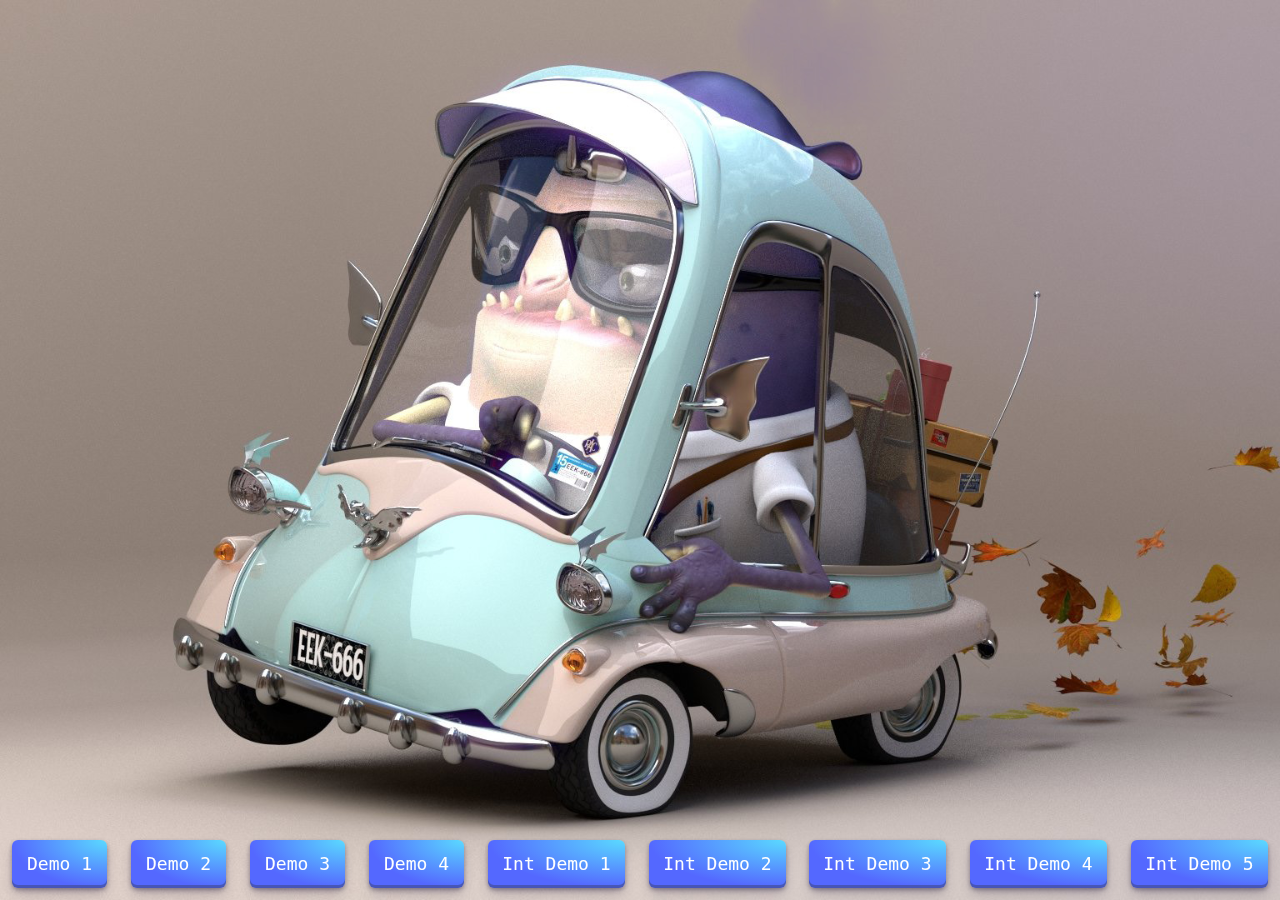
<file: index.html>
<!DOCTYPE html>
<html lang="en" class="no-js">
	<head>
		<meta charset="UTF-8" />
		<meta name="viewport" content="width=device-width, initial-scale=1">
		<title>Vanilla JS Fake 3D Effect</title>
		<meta name="description" content="Demo of the tutorial on how to create a fake 3D image effect with WebGL shaders." />
		<meta name="keywords" content="webgl, 3d, image, shader, javascript, tutorial, demo, web development, effect" />
		<link rel="shortcut icon" href="favicon.ico">
		<link rel="stylesheet" type="text/css" href="css/base.css" />
		<script>document.documentElement.className="js";var supportsCssVars=function(){var e,t=document.createElement("style");return t.innerHTML="root: { --tmp-var: bold; }",document.head.appendChild(t),e=!!(window.CSS&&window.CSS.supports&&window.CSS.supports("font-weight","var(--tmp-var)")),t.parentNode.removeChild(t),e};supportsCssVars()||alert("Please view this demo in a modern browser that supports CSS Variables.");</script>
	</head>
	<body class="demo-1">
		<main>
			<div class="message">Tilt your phone to see the effect.</div>
			<div class="frame">
				<div 
					id="gl" 
					data-imageOriginal="./img/glenn-melenhorst-car0001.jpg" 
					data-imageDepth="./img/glenn-melenhorst-car0001_depth.png" 
					data-horizontalThreshold="50" 
					data-verticalThreshold="35">
				</div>
				<div class="frame__content"></div>
			</div>
		</main>
		<script src="./js/buttons.js"></script>
		<script src="./js/app.js"></script>
	</body>
</html>
</file>
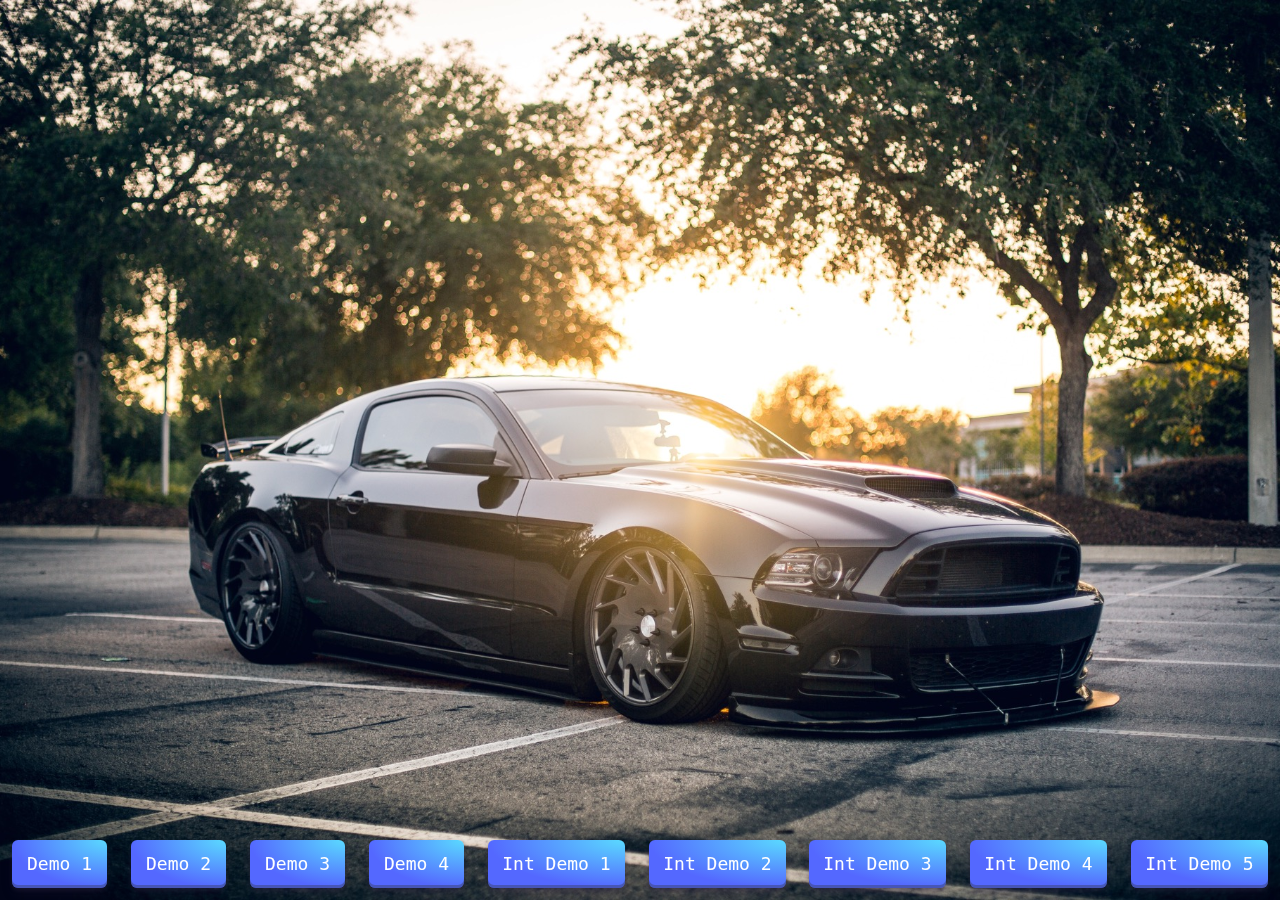
<file: index2.html>
<!DOCTYPE html>
<html lang="en" class="no-js">
	<head>
		<meta charset="UTF-8" />
		<meta name="viewport" content="width=device-width, initial-scale=1">
		<title>Vanilla JS Fake 3D Effect</title>
		<meta name="description" content="Demo of the tutorial on how to create a fake 3D image effect with WebGL shaders." />
		<meta name="keywords" content="webgl, 3d, image, shader, javascript, tutorial, demo, web development, effect" />
		<link rel="shortcut icon" href="favicon.ico">
		<link rel="stylesheet" type="text/css" href="css/base.css" />
		<script>document.documentElement.className="js";var supportsCssVars=function(){var e,t=document.createElement("style");return t.innerHTML="root: { --tmp-var: bold; }",document.head.appendChild(t),e=!!(window.CSS&&window.CSS.supports&&window.CSS.supports("font-weight","var(--tmp-var)")),t.parentNode.removeChild(t),e};supportsCssVars()||alert("Please view this demo in a modern browser that supports CSS Variables.");</script>
	</head>
	<body class="demo-1">
		<main>
			<div class="message">Tilt your phone to see the effect.</div>
			<div class="frame">
				<div 
					id="gl" 
					data-imageOriginal="./img/lance-asper.jpg" 
					data-imageDepth="./img/lance-asper_depth_2.png" 
					data-horizontalThreshold="50" 
					data-verticalThreshold="35">
				</div>
				<div class="frame__content"></div>
			</div>
		</main>
		<script src="./js/buttons.js"></script>
		<script src="./js/app.js"></script>
	</body>
</html>
</file>
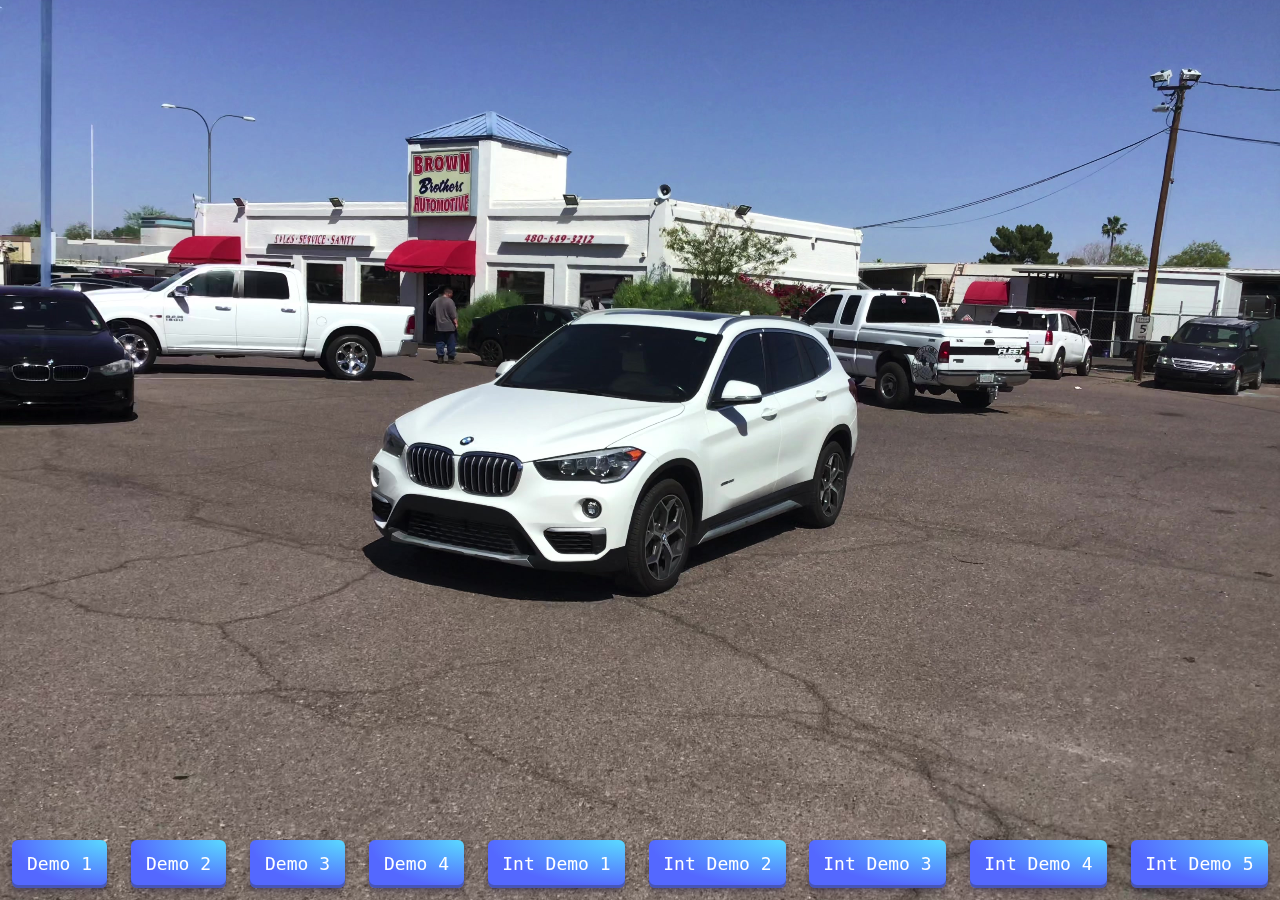
<file: index3.html>
<!DOCTYPE html>
<html lang="en" class="no-js">
	<head>
		<meta charset="UTF-8" />
		<meta name="viewport" content="width=device-width, initial-scale=1">
		<title>Vanilla JS Fake 3D Effect</title>
		<meta name="description" content="Demo of the tutorial on how to create a fake 3D image effect with WebGL shaders." />
		<meta name="keywords" content="webgl, 3d, image, shader, javascript, tutorial, demo, web development, effect" />
		<link rel="shortcut icon" href="favicon.ico">
		<link rel="stylesheet" type="text/css" href="css/base.css" />
		<script>document.documentElement.className="js";var supportsCssVars=function(){var e,t=document.createElement("style");return t.innerHTML="root: { --tmp-var: bold; }",document.head.appendChild(t),e=!!(window.CSS&&window.CSS.supports&&window.CSS.supports("font-weight","var(--tmp-var)")),t.parentNode.removeChild(t),e};supportsCssVars()||alert("Please view this demo in a modern browser that supports CSS Variables.");</script>
	</head>
	<body class="demo-1">
		<main>
			<div class="message">Tilt your phone to see the effect.</div>
			<div class="frame">
				<div 
					id="gl" 
					data-imageOriginal="./img/image_005.jpg" 
					data-imageDepth="./img/image_005_depth_8.png" 
					data-horizontalThreshold="50" 
					data-verticalThreshold="35">
				</div>
				<div class="frame__content"></div>
			</div>
		</main>
		<script src="./js/buttons.js"></script>
		<script src="./js/app.js"></script>
	</body>
</html>
</file>
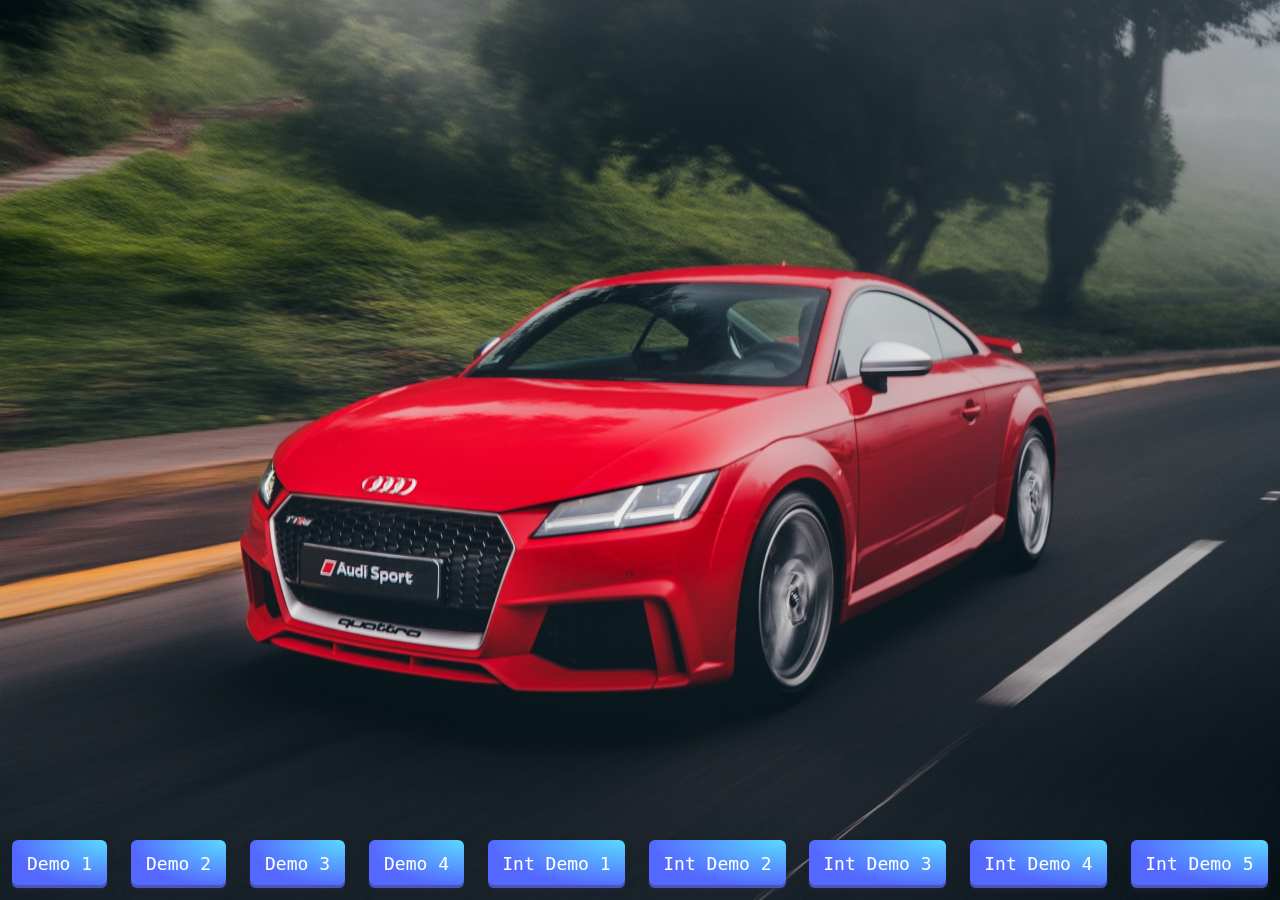
<file: index4.html>
<!DOCTYPE html>
<html lang="en" class="no-js">
	<head>
		<meta charset="UTF-8" />
		<meta name="viewport" content="width=device-width, initial-scale=1">
		<title>Vanilla JS Fake 3D Effect</title>
		<meta name="description" content="Demo of the tutorial on how to create a fake 3D image effect with WebGL shaders." />
		<meta name="keywords" content="webgl, 3d, image, shader, javascript, tutorial, demo, web development, effect" />
		<link rel="shortcut icon" href="favicon.ico">
		<link rel="stylesheet" type="text/css" href="css/base.css" />
		<script>document.documentElement.className="js";var supportsCssVars=function(){var e,t=document.createElement("style");return t.innerHTML="root: { --tmp-var: bold; }",document.head.appendChild(t),e=!!(window.CSS&&window.CSS.supports&&window.CSS.supports("font-weight","var(--tmp-var)")),t.parentNode.removeChild(t),e};supportsCssVars()||alert("Please view this demo in a modern browser that supports CSS Variables.");</script>
	</head>
	<body class="demo-1">
		<main>
			<div class="message">Tilt your phone to see the effect.</div>
			<div class="frame">
				<div 
					id="gl" 
					data-imageOriginal="./img/red-car-2.jpg" 
					data-imageDepth="./img/red-car-2_depth.png" 
					data-horizontalThreshold="50" 
					data-verticalThreshold="35">
				</div>
				<div class="frame__content"></div>
			</div>
		</main>
		<script src="./js/buttons.js"></script>
		<script src="./js/app.js"></script>
	</body>
</html>
</file>
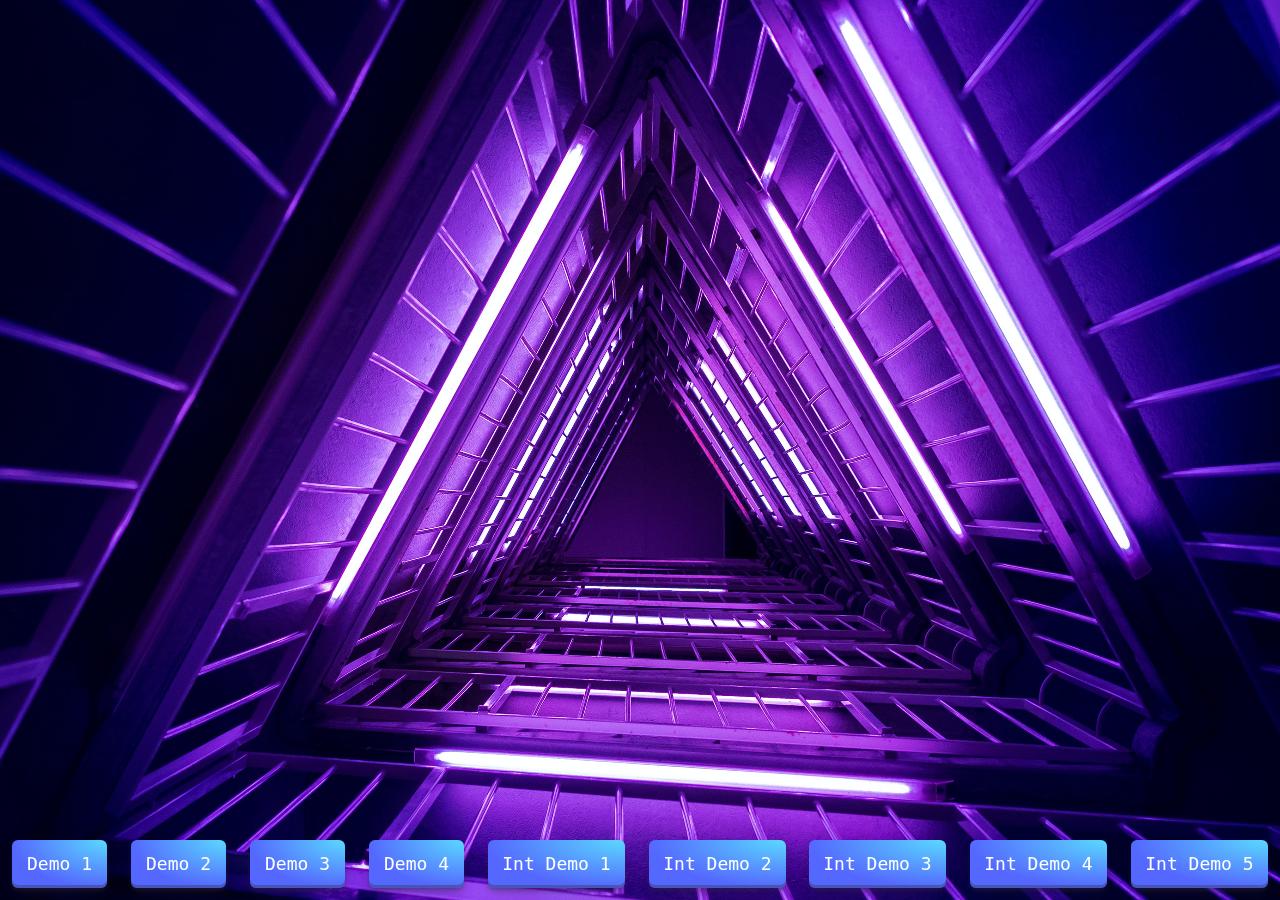
<file: index5.html>
<!DOCTYPE html>
<html lang="en" class="no-js">
	<head>
		<meta charset="UTF-8" />
		<meta name="viewport" content="width=device-width, initial-scale=1">
		<title>Vanilla JS Fake 3D Effect</title>
		<meta name="description" content="Demo of the tutorial on how to create a fake 3D image effect with WebGL shaders." />
		<meta name="keywords" content="webgl, 3d, image, shader, javascript, tutorial, demo, web development, effect" />
		<link rel="shortcut icon" href="favicon.ico">
		<link rel="stylesheet" type="text/css" href="css/base.css" />
		<script>document.documentElement.className="js";var supportsCssVars=function(){var e,t=document.createElement("style");return t.innerHTML="root: { --tmp-var: bold; }",document.head.appendChild(t),e=!!(window.CSS&&window.CSS.supports&&window.CSS.supports("font-weight","var(--tmp-var)")),t.parentNode.removeChild(t),e};supportsCssVars()||alert("Please view this demo in a modern browser that supports CSS Variables.");</script>
	</head>
	<body class="demo-1">
		<main>
			<div class="message">Tilt your phone to see the effect.</div>
			<div class="frame">
				<div 
					id="gl" 
					data-imageOriginal="./img/triangles.jpg" 
					data-imageDepth="./img/triangles_depth.png" 
					data-horizontalThreshold="50" 
					data-verticalThreshold="35">
				</div>
				<div class="frame__content"></div>
			</div>
		</main>
		<script src="./js/buttons.js"></script>
		<script src="./js/app.js"></script>
	</body>
</html>
</file>
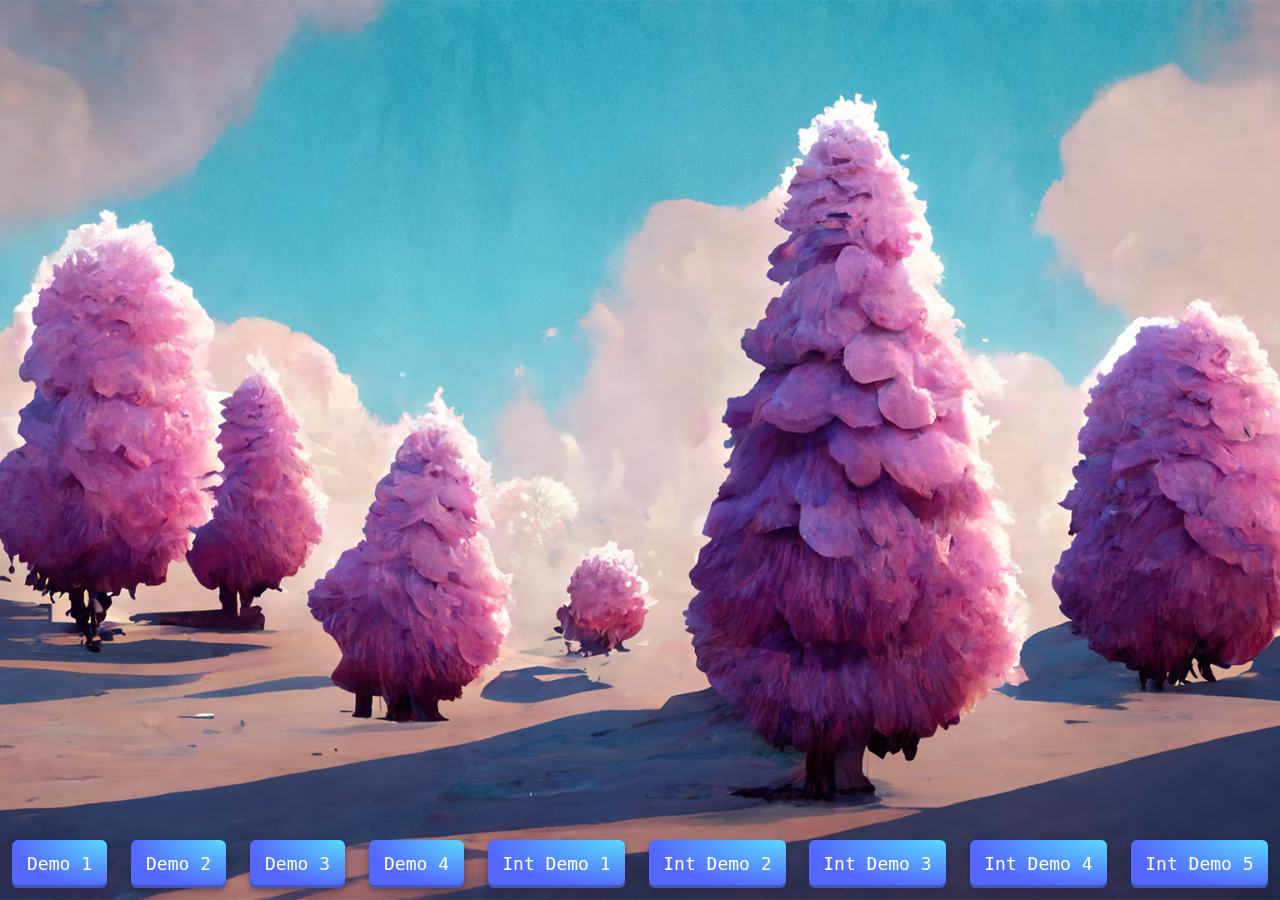
<file: index6.html>
<!DOCTYPE html>
<html lang="en" class="no-js">
	<head>
		<meta charset="UTF-8" />
		<meta name="viewport" content="width=device-width, initial-scale=1">
		<title>Vanilla JS Fake 3D Effect</title>
		<meta name="description" content="Demo of the tutorial on how to create a fake 3D image effect with WebGL shaders." />
		<meta name="keywords" content="webgl, 3d, image, shader, javascript, tutorial, demo, web development, effect" />
		<link rel="shortcut icon" href="favicon.ico">
		<link rel="stylesheet" type="text/css" href="css/base.css" />
		<script>document.documentElement.className="js";var supportsCssVars=function(){var e,t=document.createElement("style");return t.innerHTML="root: { --tmp-var: bold; }",document.head.appendChild(t),e=!!(window.CSS&&window.CSS.supports&&window.CSS.supports("font-weight","var(--tmp-var)")),t.parentNode.removeChild(t),e};supportsCssVars()||alert("Please view this demo in a modern browser that supports CSS Variables.");</script>
	</head>
	<body class="demo-1">
		<main>
			<div class="message">Tilt your phone to see the effect.</div>
			<div class="frame">
				<div 
					id="gl" 
					data-imageOriginal="./img/fluffy-happy-trees.jpg" 
					data-imageDepth="./img/fluffy-happy-trees_depth.png" 
					data-horizontalThreshold="50" 
					data-verticalThreshold="35">
				</div>
				<div class="frame__content"></div>
			</div>
		</main>
		<script src="./js/buttons.js"></script>
		<script src="./js/app.js"></script>
	</body>
</html>
</file>
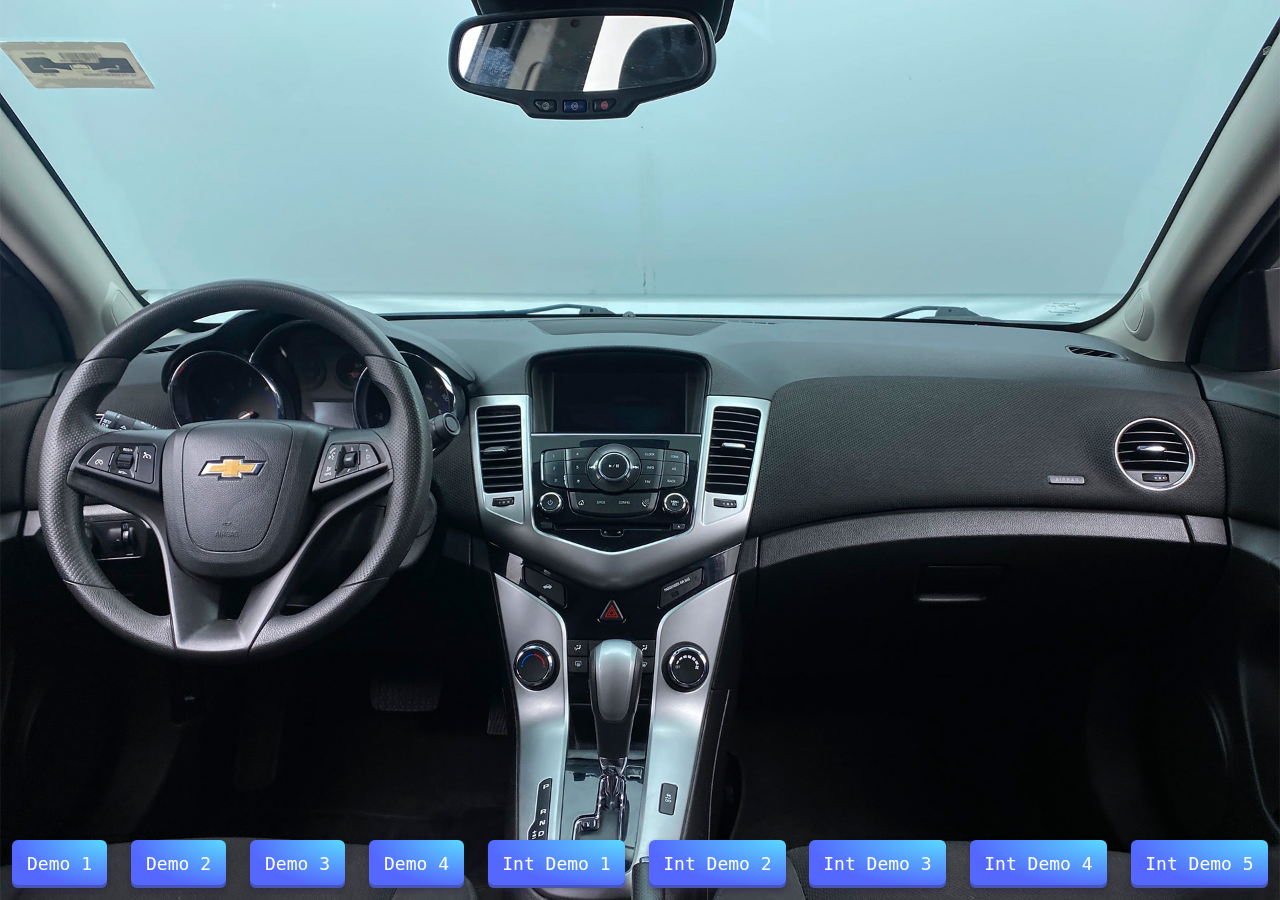
<file: int-index.html>
<!DOCTYPE html>
<html lang="en" class="no-js">
	<head>
		<meta charset="UTF-8" />
		<meta name="viewport" content="width=device-width, initial-scale=1">
		<title>Vanilla JS Fake 3D Effect</title>
		<meta name="description" content="Demo of the tutorial on how to create a fake 3D image effect with WebGL shaders." />
		<meta name="keywords" content="webgl, 3d, image, shader, javascript, tutorial, demo, web development, effect" />
		<link rel="shortcut icon" href="favicon.ico">
		<link rel="stylesheet" type="text/css" href="css/base.css" />
		<script>document.documentElement.className="js";var supportsCssVars=function(){var e,t=document.createElement("style");return t.innerHTML="root: { --tmp-var: bold; }",document.head.appendChild(t),e=!!(window.CSS&&window.CSS.supports&&window.CSS.supports("font-weight","var(--tmp-var)")),t.parentNode.removeChild(t),e};supportsCssVars()||alert("Please view this demo in a modern browser that supports CSS Variables.");</script>
	</head>
	<body class="demo-1">
		<main>
			<div class="message">Tilt your phone to see the effect.</div>
			<div class="frame">
				<div 
					id="gl" 
					data-imageOriginal="./img/int-dashboard-02.jpg" 
					data-imageDepth="./img/int-dashboard-02_depth.png" 
					data-horizontalThreshold="50" 
					data-verticalThreshold="35">
				</div>
				<div class="frame__content"></div>
			</div>
		</main>
		<script src="./js/buttons.js"></script>
		<script src="./js/app.js"></script>
	</body>
</html>
</file>
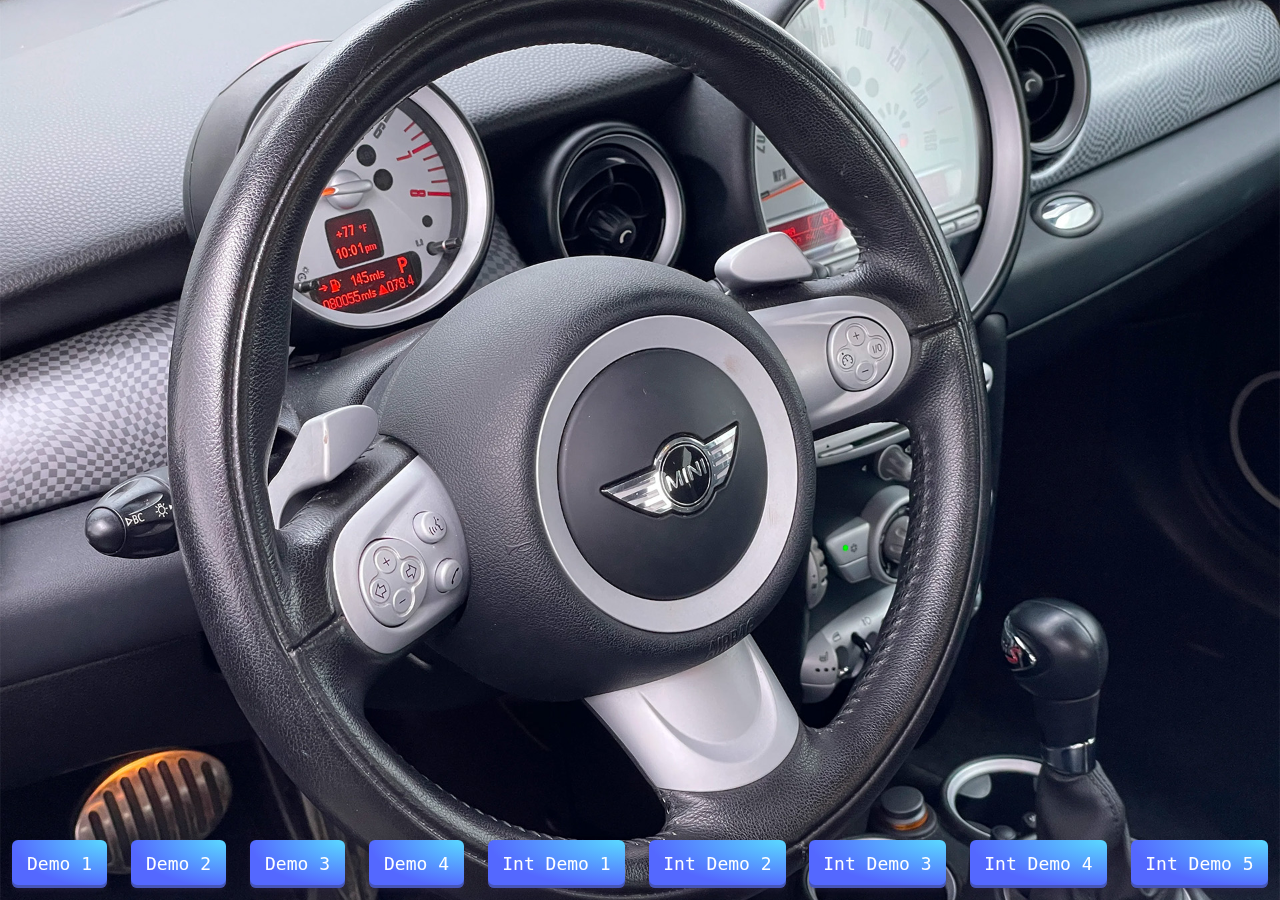
<file: int-index2.html>
<!DOCTYPE html>
<html lang="en" class="no-js">
	<head>
		<meta charset="UTF-8" />
		<meta name="viewport" content="width=device-width, initial-scale=1">
		<title>Vanilla JS Fake 3D Effect</title>
		<meta name="description" content="Demo of the tutorial on how to create a fake 3D image effect with WebGL shaders." />
		<meta name="keywords" content="webgl, 3d, image, shader, javascript, tutorial, demo, web development, effect" />
		<link rel="shortcut icon" href="favicon.ico">
		<link rel="stylesheet" type="text/css" href="css/base.css" />
		<script>document.documentElement.className="js";var supportsCssVars=function(){var e,t=document.createElement("style");return t.innerHTML="root: { --tmp-var: bold; }",document.head.appendChild(t),e=!!(window.CSS&&window.CSS.supports&&window.CSS.supports("font-weight","var(--tmp-var)")),t.parentNode.removeChild(t),e};supportsCssVars()||alert("Please view this demo in a modern browser that supports CSS Variables.");</script>
	</head>
	<body class="demo-1">
		<main>
			<div class="message">Tilt your phone to see the effect.</div>
			<div class="frame">
				<div 
					id="gl" 
					data-imageOriginal="./img/int-steering-02.jpg" 
					data-imageDepth="./img/int-steering-02_depth.png" 
					data-horizontalThreshold="50" 
					data-verticalThreshold="35">
				</div>
				<div class="frame__content"></div>
			</div>
		</main>
		<script src="./js/buttons.js"></script>
		<script src="./js/app.js"></script>
	</body>
</html>
</file>
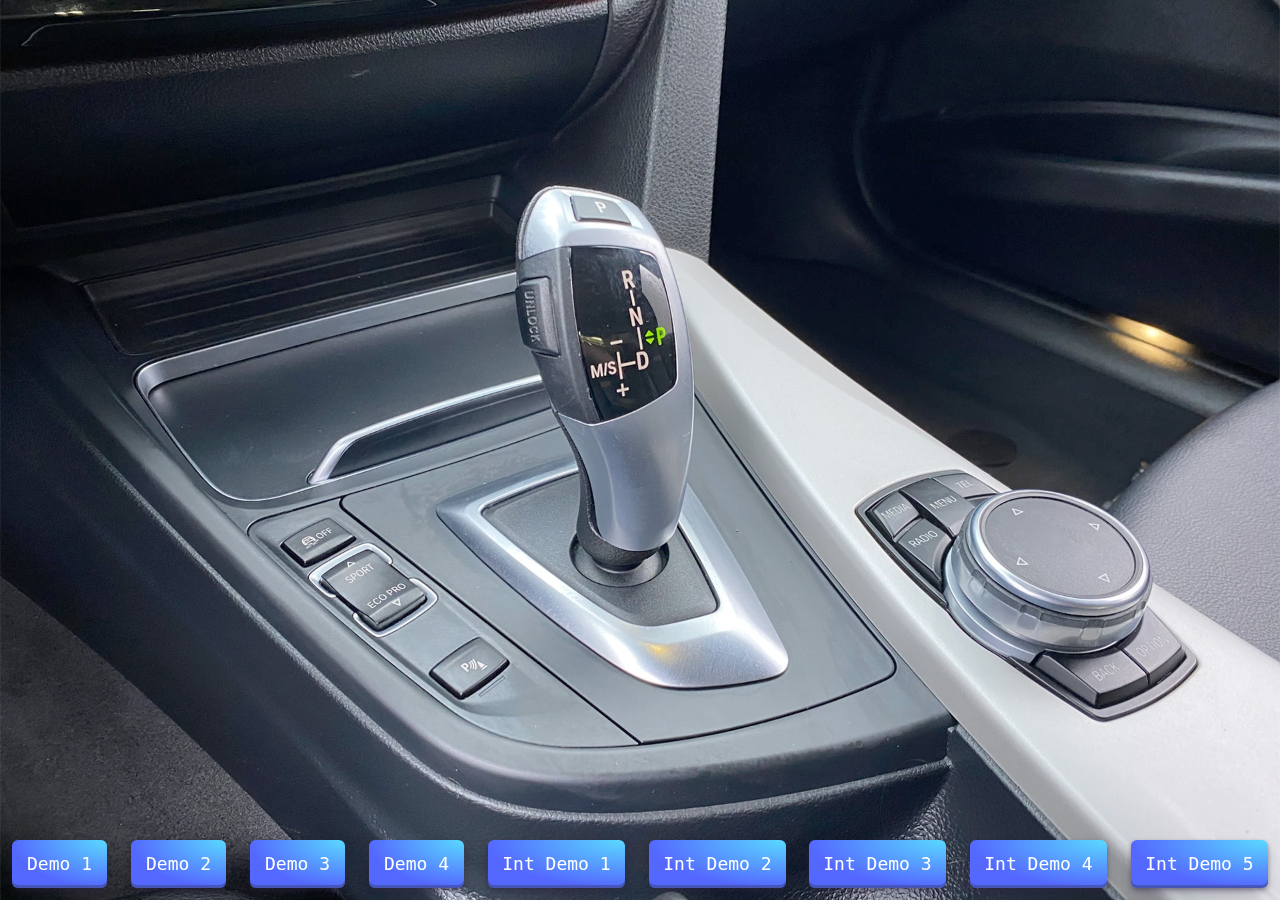
<file: int-index3.html>
<!DOCTYPE html>
<html lang="en" class="no-js">
	<head>
		<meta charset="UTF-8" />
		<meta name="viewport" content="width=device-width, initial-scale=1">
		<title>Vanilla JS Fake 3D Effect</title>
		<meta name="description" content="Demo of the tutorial on how to create a fake 3D image effect with WebGL shaders." />
		<meta name="keywords" content="webgl, 3d, image, shader, javascript, tutorial, demo, web development, effect" />
		<link rel="shortcut icon" href="favicon.ico">
		<link rel="stylesheet" type="text/css" href="css/base.css" />
		<script>document.documentElement.className="js";var supportsCssVars=function(){var e,t=document.createElement("style");return t.innerHTML="root: { --tmp-var: bold; }",document.head.appendChild(t),e=!!(window.CSS&&window.CSS.supports&&window.CSS.supports("font-weight","var(--tmp-var)")),t.parentNode.removeChild(t),e};supportsCssVars()||alert("Please view this demo in a modern browser that supports CSS Variables.");</script>
	</head>
	<body class="demo-1">
		<main>
			<div class="message">Tilt your phone to see the effect.</div>
			<div class="frame">
				<div 
					id="gl" 
					data-imageOriginal="./img/int-controls-02.jpg" 
					data-imageDepth="./img/int-controls-02_depth.png" 
					data-horizontalThreshold="50" 
					data-verticalThreshold="35">
				</div>
				<div class="frame__content"></div>
			</div>
		</main>
		<script src="./js/buttons.js"></script>
		<script src="./js/app.js"></script>
	</body>
</html>
</file>
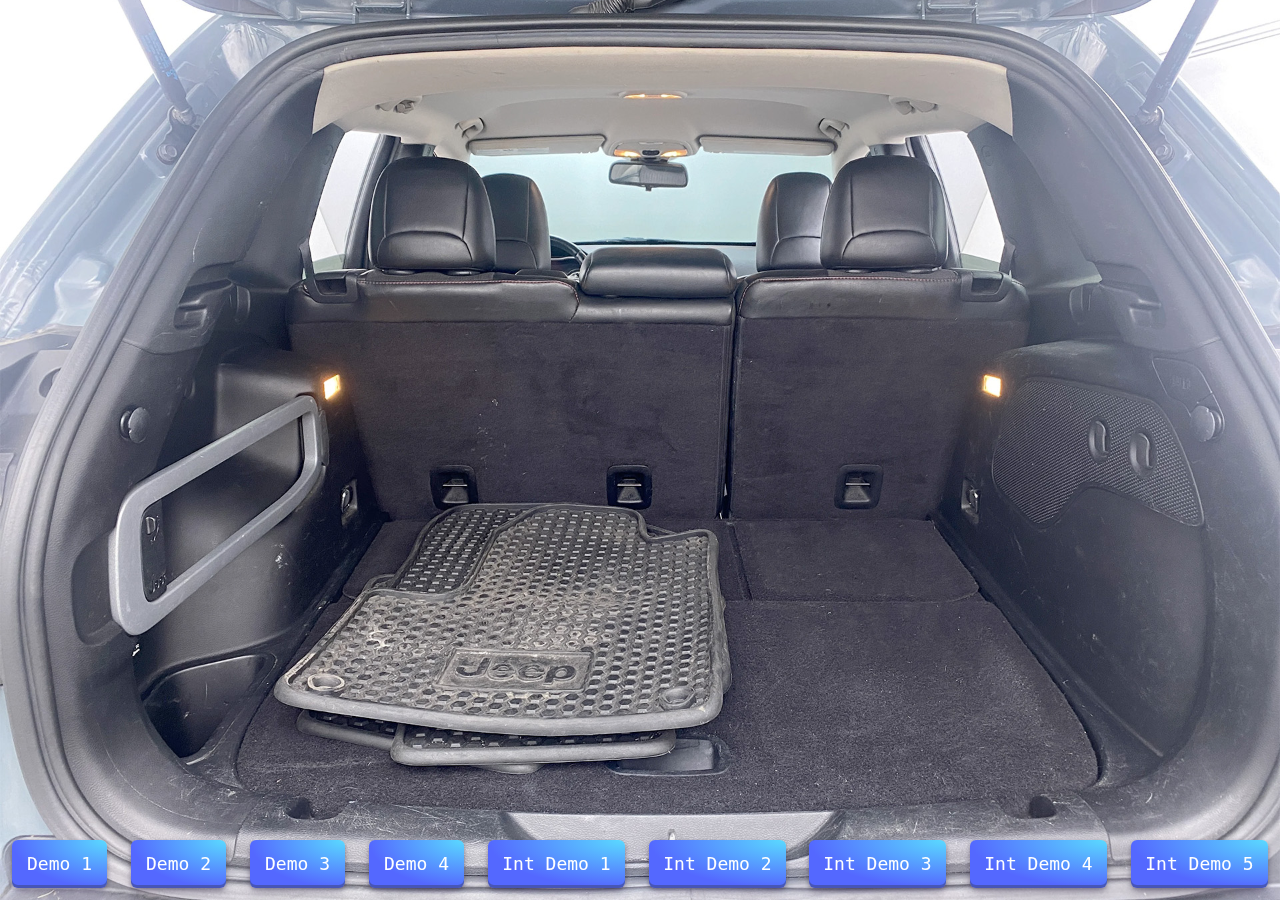
<file: int-index4.html>
<!DOCTYPE html>
<html lang="en" class="no-js">
	<head>
		<meta charset="UTF-8" />
		<meta name="viewport" content="width=device-width, initial-scale=1">
		<title>Vanilla JS Fake 3D Effect</title>
		<meta name="description" content="Demo of the tutorial on how to create a fake 3D image effect with WebGL shaders." />
		<meta name="keywords" content="webgl, 3d, image, shader, javascript, tutorial, demo, web development, effect" />
		<link rel="shortcut icon" href="favicon.ico">
		<link rel="stylesheet" type="text/css" href="css/base.css" />
		<script>document.documentElement.className="js";var supportsCssVars=function(){var e,t=document.createElement("style");return t.innerHTML="root: { --tmp-var: bold; }",document.head.appendChild(t),e=!!(window.CSS&&window.CSS.supports&&window.CSS.supports("font-weight","var(--tmp-var)")),t.parentNode.removeChild(t),e};supportsCssVars()||alert("Please view this demo in a modern browser that supports CSS Variables.");</script>
	</head>
	<body class="demo-1">
		<main>
			<div class="message">Tilt your phone to see the effect.</div>
			<div class="frame">
				<div 
					id="gl" 
					data-imageOriginal="./img/int-trunk-02.jpg" 
					data-imageDepth="./img/int-trunk-02_depth.png" 
					data-horizontalThreshold="50" 
					data-verticalThreshold="35">
				</div>
				<div class="frame__content"></div>
			</div>
		</main>
		<script src="./js/buttons.js"></script>
		<script src="./js/app.js"></script>
	</body>
</html>
</file>
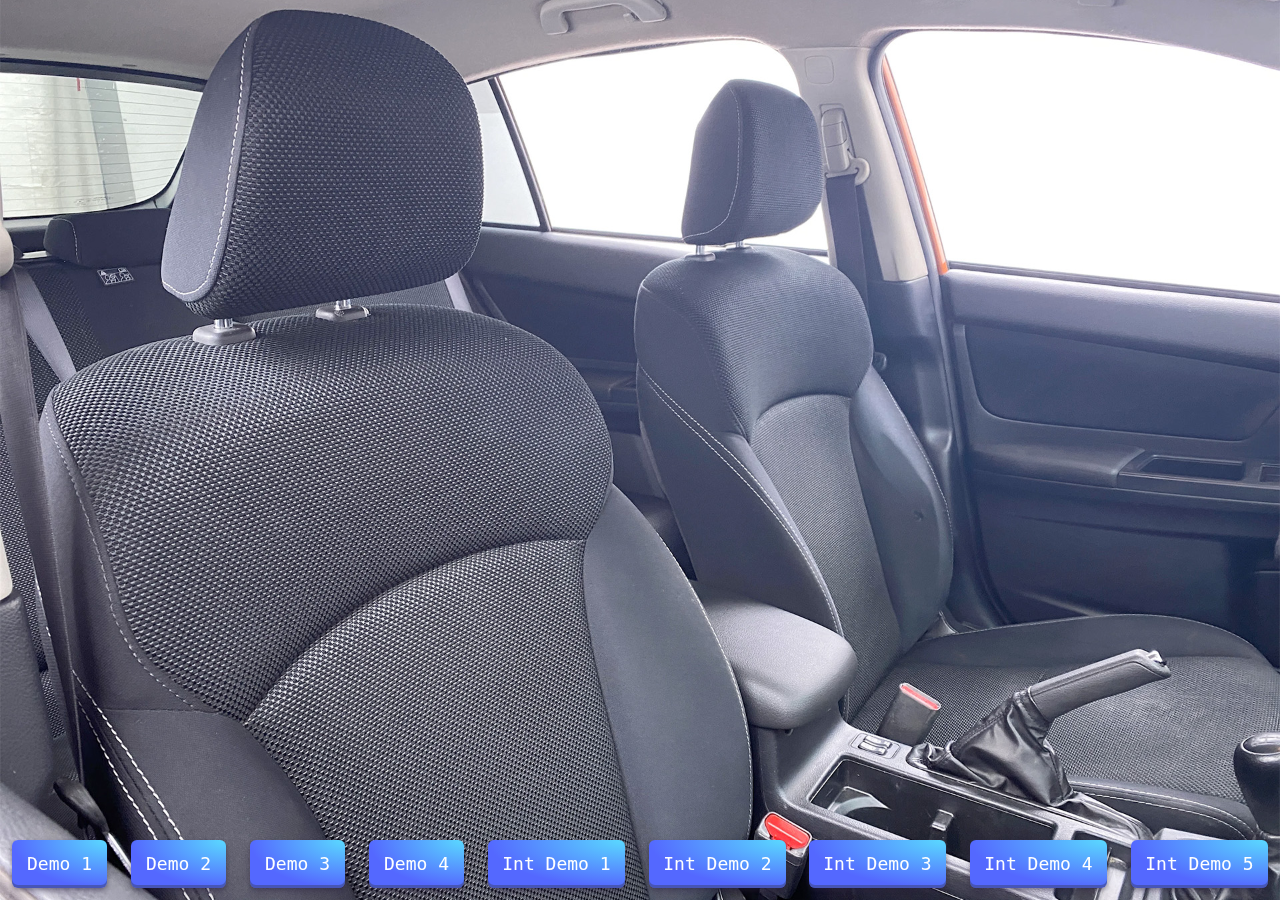
<file: int-index5.html>
<!DOCTYPE html>
<html lang="en" class="no-js">
	<head>
		<meta charset="UTF-8" />
		<meta name="viewport" content="width=device-width, initial-scale=1">
		<title>Vanilla JS Fake 3D Effect</title>
		<meta name="description" content="Demo of the tutorial on how to create a fake 3D image effect with WebGL shaders." />
		<meta name="keywords" content="webgl, 3d, image, shader, javascript, tutorial, demo, web development, effect" />
		<link rel="shortcut icon" href="favicon.ico">
		<link rel="stylesheet" type="text/css" href="css/base.css" />
		<script>document.documentElement.className="js";var supportsCssVars=function(){var e,t=document.createElement("style");return t.innerHTML="root: { --tmp-var: bold; }",document.head.appendChild(t),e=!!(window.CSS&&window.CSS.supports&&window.CSS.supports("font-weight","var(--tmp-var)")),t.parentNode.removeChild(t),e};supportsCssVars()||alert("Please view this demo in a modern browser that supports CSS Variables.");</script>
	</head>
	<body class="demo-1">
		<main>
			<div class="message">Tilt your phone to see the effect.</div>
			<div class="frame">
				<div 
					id="gl" 
					data-imageOriginal="./img/int-frontseats-02.jpg" 
					data-imageDepth="./img/int-frontseats-02_depth.png" 
					data-horizontalThreshold="50" 
					data-verticalThreshold="35">
				</div>
				<div class="frame__content"></div>
			</div>
		</main>
		<script src="./js/buttons.js"></script>
		<script src="./js/app.js"></script>
	</body>
</html>
</file>
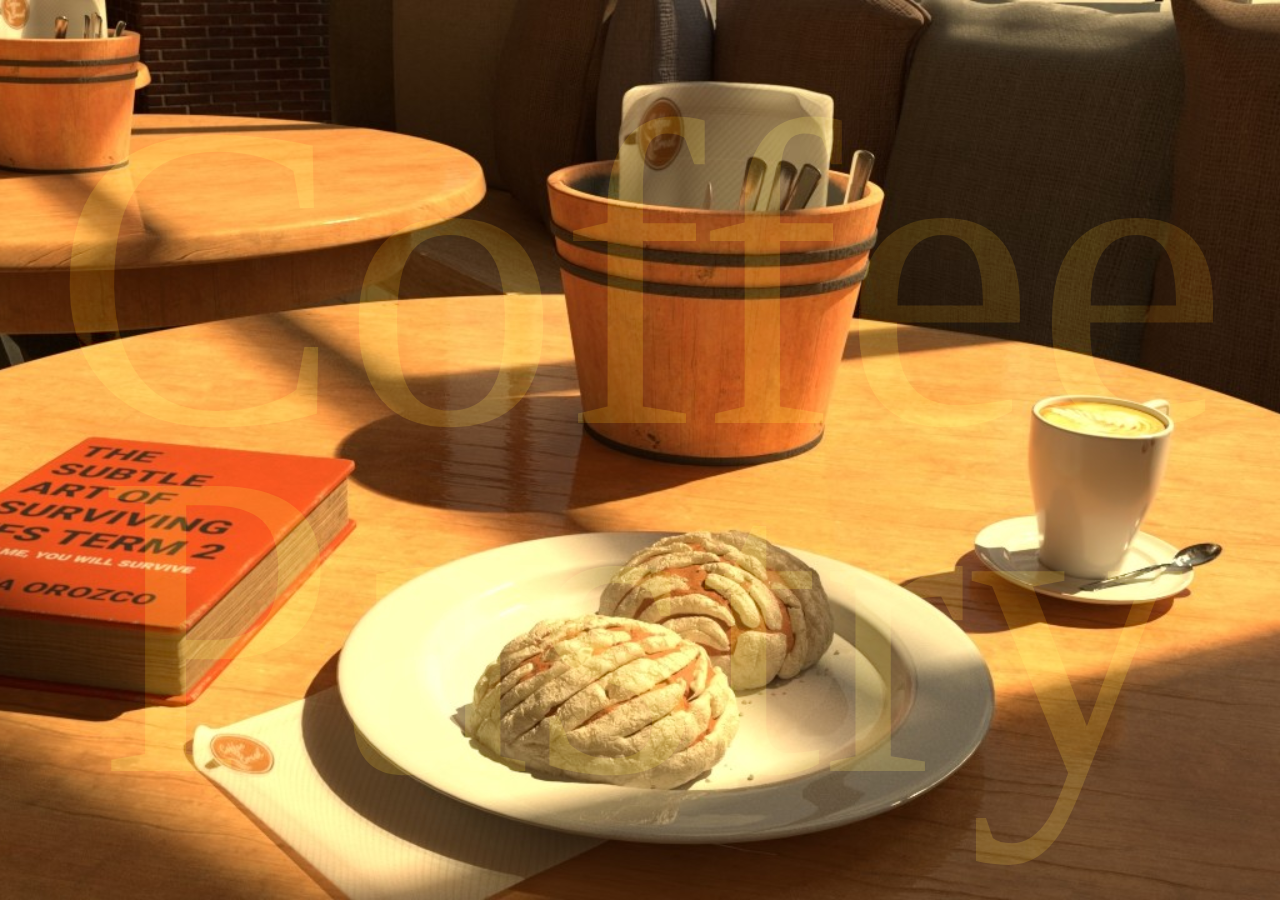
<file: pages/coffee.html>
<!DOCTYPE html>
<html lang="en" class="no-js">
	<head>
		<meta charset="UTF-8" />
		<meta name="viewport" content="width=device-width, initial-scale=1">
		<title>Vanilla JS Fake 3D Effect</title>
		<meta name="description" content="Demo of the tutorial on how to create a fake 3D image effect with WebGL shaders." />
		<meta name="keywords" content="webgl, 3d, image, shader, javascript, tutorial, demo, web development, effect" />
		<link rel="shortcut icon" href="../favicon.ico">
		<link rel="stylesheet" type="text/css" href="../css/base.css" />
		<script>document.documentElement.className="js";var supportsCssVars=function(){var e,t=document.createElement("style");return t.innerHTML="root: { --tmp-var: bold; }",document.head.appendChild(t),e=!!(window.CSS&&window.CSS.supports&&window.CSS.supports("font-weight","var(--tmp-var)")),t.parentNode.removeChild(t),e};supportsCssVars()||alert("Please view this demo in a modern browser that supports CSS Variables.");</script>
	</head>
	<body class="demo-1">
		<main>
			<div class="message">Tilt your phone to see the effect.</div>
			<div class="frame">
				<div 
					id="gl" 
					data-imageOriginal="../img/coffee-table-01.jpg" 
					data-imageDepth="../img/coffee-table-01_depth.png" 
					data-horizontalThreshold="50" 
					data-verticalThreshold="35">
				</div>
				<div class="frame__content">Coffee Pastry</div>
			</div>
		</main>
		<script src="../js/app.js"></script>
	</body>
</html>
</file>
<file: css/base.css>
article,aside,details,figcaption,figure,footer,header,hgroup,main,nav,section,summary{display:block;}audio,canvas,video{display:inline-block;}audio:not([controls]){display:none;height:0;}[hidden]{display:none;}html{font-family:sans-serif;-ms-text-size-adjust:100%;-webkit-text-size-adjust:100%;}body{margin:0;}a:focus{outline:thin dotted;}a:active,a:hover{outline:0;}h1{font-size:2em;margin:0.67em 0;}abbr[title]{border-bottom:1px dotted;}b,strong{font-weight:bold;}dfn{font-style:italic;}hr{-moz-box-sizing:content-box;box-sizing:content-box;height:0;}mark{background:#ff0;color:#000;}code,kbd,pre,samp{font-family:monospace,serif;font-size:1em;}pre{white-space:pre-wrap;}q{quotes:"\201C" "\201D" "\2018" "\2019";}small{font-size:80%;}sub,sup{font-size:75%;line-height:0;position:relative;vertical-align:baseline;}sup{top:-0.5em;}sub{bottom:-0.25em;}img{border:0;}svg:not(:root){overflow:hidden;}figure{margin:0;}fieldset{border:1px solid #c0c0c0;margin:0 2px;padding:0.35em 0.625em 0.75em;}legend{border:0;padding:0;}button,input,select,textarea{font-family:inherit;font-size:100%;margin:0;}button,input{line-height:normal;}button,select{text-transform:none;}button,html input[type="button"],input[type="reset"],input[type="submit"]{-webkit-appearance:button;cursor:pointer;}button[disabled],html input[disabled]{cursor:default;}input[type="checkbox"],input[type="radio"]{box-sizing:border-box;padding:0;}input[type="search"]{-webkit-appearance:textfield;-moz-box-sizing:content-box;-webkit-box-sizing:content-box;box-sizing:content-box;}input[type="search"]::-webkit-search-cancel-button,input[type="search"]::-webkit-search-decoration{-webkit-appearance:none;}button::-moz-focus-inner,input::-moz-focus-inner{border:0;padding:0;}textarea{overflow:auto;vertical-align:top;}table{border-collapse:collapse;border-spacing:0;}
*,
*::after,
*::before {
	box-sizing: border-box;
}

:root {
	font-size: 12px;
}

body {
	--color-text: #fff;
	--color-bg: #0e0e0f;
	--color-link: #826437;
	--color-link-hover: #fff;
	color: var(--color-text);
	background-color: var(--color-bg);
	font-family: moderno-fb, "Big Caslon", "Book Antiqua", "Palatino Linotype", Georgia, serif;
	-webkit-font-smoothing: antialiased;
	-moz-osx-font-smoothing: grayscale;
	overscroll-behavior: none;
}

.demo-2 {
	font-family: Futura, "futura-pt", Arial, sans-serif;
}

.demo-2,
.demo-3 {
    --color-link: #fbc966;
}

.demo-4 {
    --color-link: #52e093;
}

#gl {
	width: 100vw;
	height: 100vh;
	left: 0;
	top: 0;
	position: absolute;
}

canvas {
	display: block;
}

/* Page Loader */
.js .loading::before {
	content: '';
	position: fixed;
	z-index: 100000;
	top: 0;
	left: 0;
	width: 100%;
	height: 100%;
	background: var(--color-bg);
}

.js .loading::after {
	content: '';
	position: fixed;
	z-index: 100000;
	top: 50%;
	left: 50%;
	width: 60px;
	height: 60px;
	margin: -30px 0 0 -30px;
	pointer-events: none;
	border-radius: 50%;
	opacity: 0.4;
	background: var(--color-link);
	animation: loaderAnim 0.7s linear infinite alternate forwards;
}

@keyframes loaderAnim {
	to {
		opacity: 1;
		transform: scale3d(0.5,0.5,1);
	}
}

a {
	text-decoration: none;
	color: var(--color-link);
	outline: none;
}

a:hover,
a:focus {
	color: var(--color-link-hover);
	outline: none;
}

.message {
	background: var(--color-text);
	color: var(--color-bg);
	padding: 1rem;
	position: fixed;
	top: 0;
	width: 100%;
	z-index: 10000;
	text-align: center;
}

.frame {
	padding: 3rem 5vw;
	text-align: center;
	position: relative;
	z-index: 1000;
	height: 100vh;
	display: flex;
	flex-direction: column;
	align-items: center;
	justify-content: center;
}

.frame > * {
	position: relative;
}

.frame__title {
	font-size: 1.25rem;
	margin: 0;
	font-weight: normal;
}

.frame__tagline {
	display: none;
	margin: 0.5rem 0 2rem;
}

.frame__links {
	margin: 1rem 0;
}

.frame a {
	text-transform: lowercase;
}

.frame__links a:not(:last-child),
.frame__demos a:not(:last-child) {
	margin-right: 1rem;
}

.frame__demos {
	margin: 1rem 0;
}

.frame__demo--current,
.frame__demo--current:hover {
	color: var(--color-text);
}

.frame__content {
	line-height: 0.8;
	pointer-events: none;
	margin-top: -6vh;
	font-size: 34vw;
	font-family: essonnes-display, serif;
	mix-blend-mode: soft-light;
	font-weight: normal;
	text-align: center;
	color: #c2ba8b;
}

.demo-2 .frame__content {
	font-size: 9vw;
	text-transform: uppercase;
	font-weight: bold;
	mix-blend-mode: soft-light;
	text-align: left;
	color: #fff;
	font-family: Futura, "futura-pt", Arial, sans-serif;
}

.demo-3 .frame__content {
	color: #24211d;
}

.demo-4 .frame__content {
	color: #75c298;
	mix-blend-mode: overlay;
}

@media screen and (min-width: 53em) {
	.message {
		display: none;
	}
	.frame {
		position: fixed;
		text-align: left;
		z-index: 10000;
		top: 0;
		left: 0;
		display: grid;
		align-content: space-between;
		width: 100%;
		max-width: none;
		height: 100vh;
		padding: 2rem 3rem;
		pointer-events: none;
		grid-template-columns: 75% 25%;
		grid-template-rows: auto auto auto;
		grid-template-areas: 'title links'
							'content content'
							'github demos';
	}
	.frame__title-wrap {
		grid-area: title;
		display: flex;
	}
	.frame__title {
		font-size: 1rem;
		margin: 0;
	}
	.frame__tagline {
		margin: 0 0 0 1rem;
		padding: 0 0 0 1rem;
		opacity: 0.6;
		display: block;
	}
	.frame__github {
		grid-area: github;
		justify-self: start;
		margin: 0;
	}
	.frame__demos {
		margin: 0;
		grid-area: demos;
		justify-self: end;
	}
	.frame__links {
		grid-area: links;
		padding: 0;
		justify-self: end;
	}
	.frame__content {
		grid-area: content;
		margin: 0;
	}
	.frame a {
		pointer-events: auto;
	}
}

.buttons {
  position: absolute;
  bottom: 0;
  right: 0;
  width: 100%;
  height: 100vh;
  display: flex;
  align-items: flex-end;
  justify-items: flex-end;
	justify-content: flex-end;
  margin: 0;
	z-index: 999999;
}

/* CSS */
.button-29 {
  align-items: center;
  appearance: none;
  background-image: radial-gradient(100% 100% at 100% 0, #5adaff 0, #5468ff 100%);
  border: 0;
  border-radius: 6px;
  box-shadow: rgba(45, 35, 66, .4) 0 2px 4px,rgba(45, 35, 66, .3) 0 7px 13px -3px,rgba(58, 65, 111, .5) 0 -3px 0 inset;
  box-sizing: border-box;
  color: #fff;
  cursor: pointer;
  display: inline-flex;
  font-family: "JetBrains Mono",monospace;
  height: 48px;
  justify-content: center;
  line-height: 1;
  list-style: none;
  overflow: hidden;
  padding-left: 16px;
  padding-right: 16px;
  position: relative;
  text-align: left;
  text-decoration: none;
  transition: box-shadow .15s,transform .15s;
  user-select: none;
  -webkit-user-select: none;
  touch-action: manipulation;
  white-space: nowrap;
  will-change: box-shadow,transform;
  font-size: 18px;
  margin: 12px;
}

.button-29:focus {
  box-shadow: #3c4fe0 0 0 0 1.5px inset, rgba(45, 35, 66, .4) 0 2px 4px, rgba(45, 35, 66, .3) 0 7px 13px -3px, #3c4fe0 0 -3px 0 inset;
}

.button-29:hover {
  box-shadow: rgba(45, 35, 66, .4) 0 4px 8px, rgba(45, 35, 66, .3) 0 7px 13px -3px, #3c4fe0 0 -3px 0 inset;
  transform: translateY(-2px);
}

.button-29:active {
  box-shadow: #3c4fe0 0 3px 7px inset;
  transform: translateY(2px);
}
</file>
